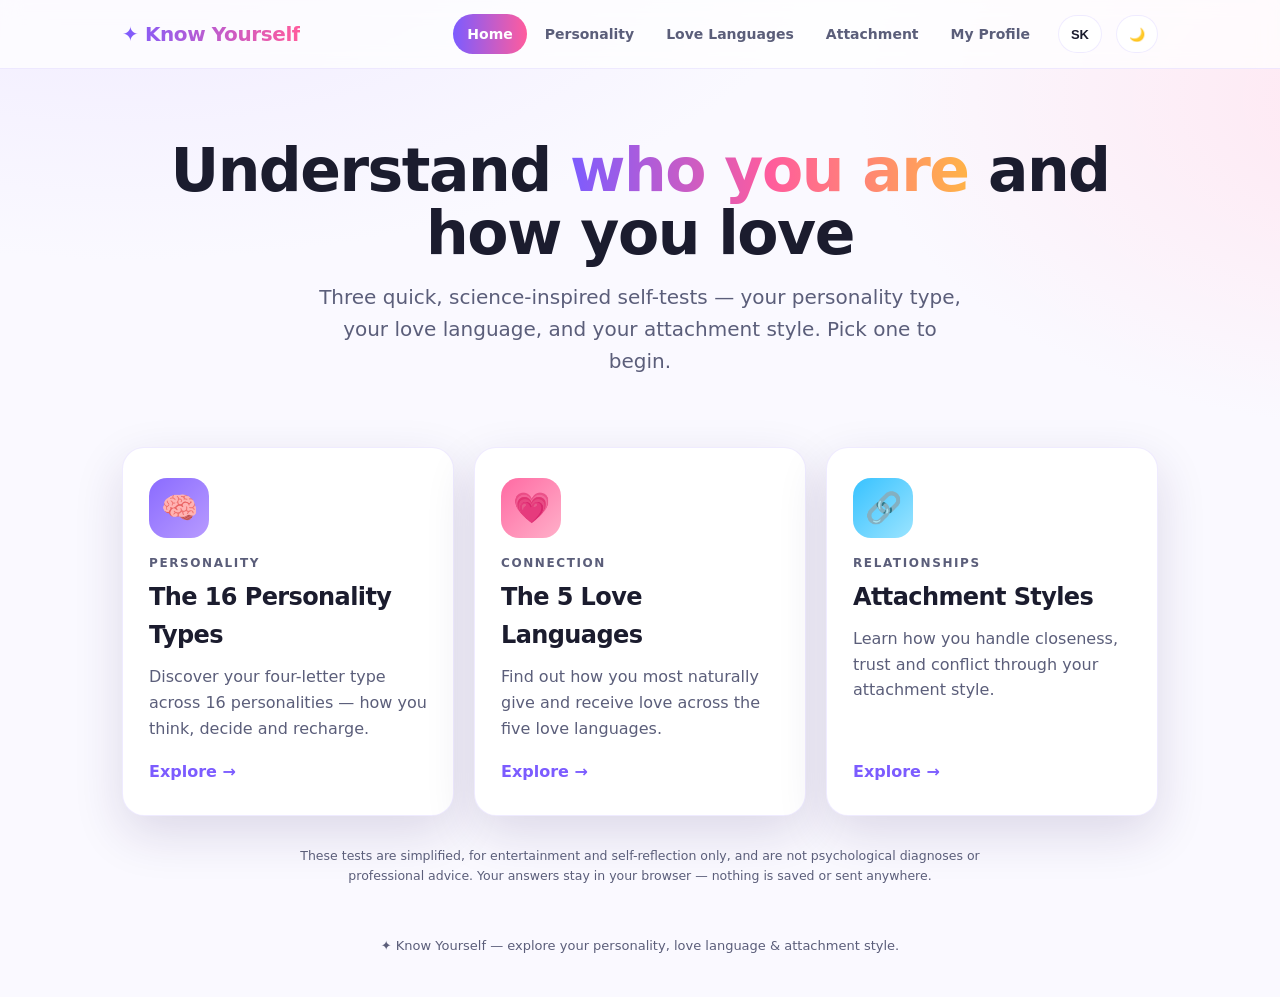
<file: web MBTI/index.html>
<!DOCTYPE html>
<html lang="en">
<head>
<meta charset="UTF-8">
<meta name="viewport" content="width=device-width, initial-scale=1.0">
<title>Know Yourself · Personality, Love & Attachment</title>
<link rel="stylesheet" href="assets/styles.css">
</head>
<body>
<main class="wrap" id="app"></main>
<script src="assets/store.js"></script>
<script src="assets/app.js"></script>
<script>
KY.initHome({
  heroTitle:{en:'Understand <em>who you are</em> and how you love',
             sk:'Spoznaj, <em>kto si</em> a ako miluješ'},
  heroSub:{en:'Three quick, science-inspired self-tests — your personality type, your love language, and your attachment style. Pick one to begin.',
           sk:'Tri rýchle testy inšpirované psychológiou — tvoj typ osobnosti, tvoj jazyk lásky a tvoj typ vzťahovej väzby. Vyber si jeden a začni.'},
  explore:{en:'Explore →', sk:'Preskúmať →'},
  cards:[
    {href:'mbti.html', badgeClass:'b1', emoji:'🧠',
     kicker:{en:'Personality', sk:'Osobnosť'},
     title:{en:'The 16 Personality Types', sk:'16 typov osobnosti'},
     body:{en:'Discover your four-letter type across 16 personalities — how you think, decide and recharge.',
           sk:'Objav svoj štvorpísmenový typ spomedzi 16 osobností — ako myslíš, rozhoduješ sa a načerpáš energiu.'}},
    {href:'love.html', badgeClass:'b2', emoji:'💗',
     kicker:{en:'Connection', sk:'Spojenie'},
     title:{en:'The 5 Love Languages', sk:'5 jazykov lásky'},
     body:{en:'Find out how you most naturally give and receive love across the five love languages.',
           sk:'Zisti, ako najprirodzenejšie dávaš a prijímaš lásku v rámci piatich jazykov lásky.'}},
    {href:'attachment.html', badgeClass:'b3', emoji:'🔗',
     kicker:{en:'Relationships', sk:'Vzťahy'},
     title:{en:'Attachment Styles', sk:'Typy vzťahovej väzby'},
     body:{en:'Learn how you handle closeness, trust and conflict through your attachment style.',
           sk:'Spoznaj, ako zvládaš blízkosť, dôveru a konflikt cez svoj typ vzťahovej väzby.'}}
  ],
  disclaimer:{en:'These tests are simplified, for entertainment and self-reflection only, and are not psychological diagnoses or professional advice. Your answers stay in your browser — nothing is saved or sent anywhere.',
              sk:'Tieto testy sú zjednodušené, slúžia len na zábavu a sebareflexiu a nie sú psychologickou diagnózou ani odborným poradenstvom. Tvoje odpovede zostávajú v prehliadači — nič sa neukladá ani neodosiela.'}
});
</script>
</body>
</html>
</file>
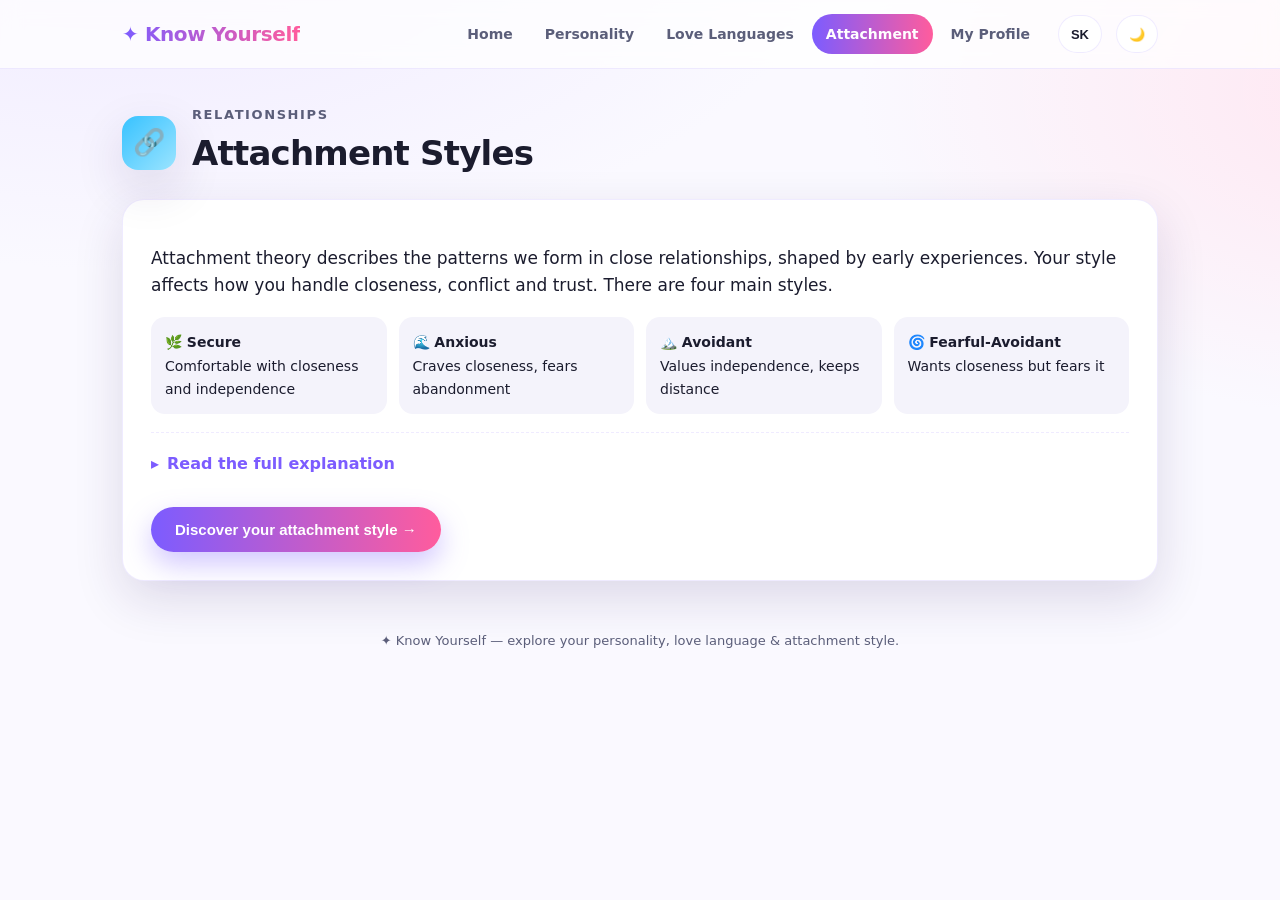
<file: web MBTI/attachment.html>
<!DOCTYPE html>
<html lang="en">
<head>
<meta charset="UTF-8">
<meta name="viewport" content="width=device-width, initial-scale=1.0">
<title>Attachment Styles · Know Yourself</title>
<link rel="stylesheet" href="assets/styles.css">
</head>
<body>
<main class="wrap" id="app"></main>
<script src="assets/store.js"></script>
<script src="assets/app.js"></script>
<script>
KY.initTopic({
  nav:'attach', type:'attach', badgeClass:'b3', emoji:'🔗',
  kicker:{en:'Relationships', sk:'Vzťahy'},
  title:{en:'Attachment Styles', sk:'Typy vzťahovej väzby'},
  lead:{en:'Attachment theory describes the patterns we form in close relationships, shaped by early experiences. Your style affects how you handle closeness, conflict and trust. There are four main styles.',
        sk:'Teória vzťahovej väzby opisuje vzorce, ktoré si vytvárame v blízkych vzťahoch, formované ranými skúsenosťami. Tvoj typ ovplyvňuje, ako zvládaš blízkosť, konflikt a dôveru. Existujú štyri hlavné typy.'},
  chips:[
    {title:{en:'🌿 Secure', sk:'🌿 Istá'}, body:{en:'Comfortable with closeness and independence', sk:'V pohode s blízkosťou aj nezávislosťou'}},
    {title:{en:'🌊 Anxious', sk:'🌊 Úzkostná'}, body:{en:'Craves closeness, fears abandonment', sk:'Túži po blízkosti, bojí sa opustenia'}},
    {title:{en:'🏔️ Avoidant', sk:'🏔️ Vyhýbavá'}, body:{en:'Values independence, keeps distance', sk:'Cení si nezávislosť, drží si odstup'}},
    {title:{en:'🌀 Fearful-Avoidant', sk:'🌀 Úzkostno-vyhýbavá'}, body:{en:'Wants closeness but fears it', sk:'Túži po blízkosti, no bojí sa jej'}}
  ],
  explanation:{
    en:'<p>Attachment styles sit on two dimensions: <b>anxiety</b> (fear of abandonment, need for reassurance) and <b>avoidance</b> (discomfort with closeness and dependence). Where you land creates your style.</p>'+
       '<h4>The four styles</h4>'+
       '<p><b>Secure (low anxiety, low avoidance):</b> You trust others, communicate needs openly, and balance intimacy with autonomy. Conflict feels solvable rather than threatening.</p>'+
       '<p><b>Anxious / Preoccupied (high anxiety, low avoidance):</b> You deeply value closeness but worry about being abandoned or not loved enough, and may seek frequent reassurance.</p>'+
       '<p><b>Avoidant / Dismissive (low anxiety, high avoidance):</b> You prize independence and self-reliance, and can feel crowded when others get too close or emotional.</p>'+
       '<p><b>Fearful-Avoidant / Disorganized (high anxiety, high avoidance):</b> You crave intimacy and fear it at the same time — pulling people close, then pushing them away.</p>'+
       '<h4>Good news</h4>'+
       '<p>Attachment styles are not fixed. With self-awareness, secure relationships and sometimes therapy, people can move toward "earned secure" attachment over time.</p>'+
       '<p class="disclaimer" style="text-align:left;margin:14px 0 0">Educational self-reflection tool, not a diagnosis.</p>',
    sk:'<p>Typy väzby ležia na dvoch dimenziách: <b>úzkosť</b> (strach z opustenia, potreba uistenia) a <b>vyhýbavosť</b> (nepohodlie z blízkosti a závislosti). To, kde sa nachádzaš, tvorí tvoj typ.</p>'+
       '<h4>Štyri typy</h4>'+
       '<p><b>Istá (nízka úzkosť, nízka vyhýbavosť):</b> Dôveruješ druhým, otvorene komunikuješ potreby a vyvažuješ intimitu s nezávislosťou. Konflikt pôsobí ako riešiteľný, nie ohrozujúci.</p>'+
       '<p><b>Úzkostná / zaujatá (vysoká úzkosť, nízka vyhýbavosť):</b> Hlboko si ceníš blízkosť, no obávaš sa opustenia alebo že nie si dosť milovaný, a môžeš hľadať časté uistenie.</p>'+
       '<p><b>Vyhýbavá / odmietavá (nízka úzkosť, vysoká vyhýbavosť):</b> Ceníš si nezávislosť a sebestačnosť a môžeš sa cítiť zovretý, keď sa iní priveľmi zblížia alebo sú emotívni.</p>'+
       '<p><b>Úzkostno-vyhýbavá / dezorganizovaná (vysoká úzkosť, vysoká vyhýbavosť):</b> Túžiš po intimite a zároveň sa jej bojíš — priťahuješ ľudí a potom ich odtláčaš.</p>'+
       '<h4>Dobrá správa</h4>'+
       '<p>Typy väzby nie sú dané navždy. So sebauvedomením, bezpečnými vzťahmi a niekedy terapiou sa ľudia môžu časom posunúť k „získanej istej" väzbe.</p>'+
       '<p class="disclaimer" style="text-align:left;margin:14px 0 0">Vzdelávací nástroj na sebareflexiu, nie diagnóza.</p>'
  },
  testBtn:{en:'Discover your attachment style →', sk:'Zisti svoj typ vzťahovej väzby →'},
  questions:[
    {key:'ANX', en:'I often worry that my partner does not really love me.', sk:'Často sa obávam, že ma partner v skutočnosti neľúbi.'},
    {key:'ANX', en:'I need a lot of reassurance that I am valued in a relationship.', sk:'Potrebujem veľa uistenia, že si ma vo vzťahu vážia.'},
    {key:'ANX', en:'I am afraid of being abandoned by the people closest to me.', sk:'Bojím sa, že ma blízki ľudia opustia.'},
    {key:'ANX', en:'I get anxious when my partner is distant or slow to respond.', sk:'Som nervózny, keď je partner odťažitý alebo odpovedá pomaly.'},
    {key:'ANX', en:'I tend to overthink small changes in my partner’s behavior.', sk:'Malé zmeny v správaní partnera mám sklon priveľmi rozoberať.'},
    {key:'ANX', en:'I worry about being "too much" and driving people away.', sk:'Obávam sa, že som „priveľa" a odoženiem ľudí.'},
    {key:'AVO', en:'I find it hard to fully depend on a partner.', sk:'Je pre mňa ťažké sa na partnera úplne spoľahnúť.'},
    {key:'AVO', en:'I prefer to keep some emotional distance in relationships.', sk:'Vo vzťahoch si radšej držím istý emočný odstup.'},
    {key:'AVO', en:'I feel uncomfortable when someone wants to get very close.', sk:'Je mi nepríjemné, keď sa chce niekto veľmi zblížiť.'},
    {key:'AVO', en:'I tend to handle problems on my own rather than seek support.', sk:'Problémy mám sklon riešiť sám než hľadať podporu.'},
    {key:'AVO', en:'Opening up about my deeper feelings feels difficult for me.', sk:'Otvoriť sa s hlbšími pocitmi je pre mňa náročné.'},
    {key:'AVO', en:'I value my independence more than deep closeness.', sk:'Svoju nezávislosť si cením viac než hlbokú blízkosť.'}
  ],
  results:{
    subtitle:{en:'Your attachment style', sk:'Tvoj typ vzťahovej väzby'},
    barsTitle:{en:'Your dimensions', sk:'Tvoje dimenzie'},
    anxLabel:{en:'Attachment anxiety', sk:'Úzkosť vo väzbe'},
    avoLabel:{en:'Attachment avoidance', sk:'Vyhýbavosť vo väzbe'},
    types:{ sk:{
      Secure:{emoji:'🌿',name:'Istá väzba',desc:'Si v pohode s blízkosťou aj nezávislosťou. Ľahko dôveruješ, otvorene komunikuješ svoje potreby a konflikt vnímaš ako niečo, čo sa dá spolu vyriešiť.'},
      Anxious:{emoji:'🌊',name:'Úzkostná / zaujatá väzba',desc:'Hlboko si ceníš blízkosť a do vzťahu veľa dávaš, no môžeš sa obávať opustenia alebo že nie si dosť milovaný, a hľadať časté uistenie. Pomáha budovanie dôvery v seba a jasná komunikácia.'},
      Avoidant:{emoji:'🏔️',name:'Vyhýbavá / odmietavá väzba',desc:'Ceníš si nezávislosť a sebestačnosť a zostávaš pokojný pod tlakom, no emočná blízkosť ti môže byť nepríjemná. Vpúšťať dôveryhodných ľudí — postupne — prehlbuje tvoje putá.'},
      Fearful:{emoji:'🌀',name:'Úzkostno-vyhýbavá väzba',desc:'Túžiš po blízkosti a zároveň sa jej bojíš, takže ľudí priťahuješ a potom odtláčaš. Bezpečie, stálosť a súcit k sebe ti pomáhajú smerovať k istote.'}
    }, en:{
      Secure:{emoji:'🌿',name:'Secure',desc:'You are comfortable with both closeness and independence. You trust easily, communicate your needs openly, and see conflict as something you can work through together.'},
      Anxious:{emoji:'🌊',name:'Anxious / Preoccupied',desc:'You deeply value closeness and give a lot in relationships, but you can worry about being abandoned or not loved enough, and may seek frequent reassurance. Building self-trust and clear communication helps you feel secure.'},
      Avoidant:{emoji:'🏔️',name:'Avoidant / Dismissive',desc:'You prize independence and self-reliance and stay calm under pressure, but emotional closeness can feel uncomfortable. Letting trusted people in — a little at a time — deepens your bonds.'},
      Fearful:{emoji:'🌀',name:'Fearful-Avoidant',desc:'You crave intimacy and fear it at the same time, so you may pull people close and then push them away. Safety, consistency and self-compassion help you move toward security.'}
    } }
  }
});
</script>
</body>
</html>
</file>
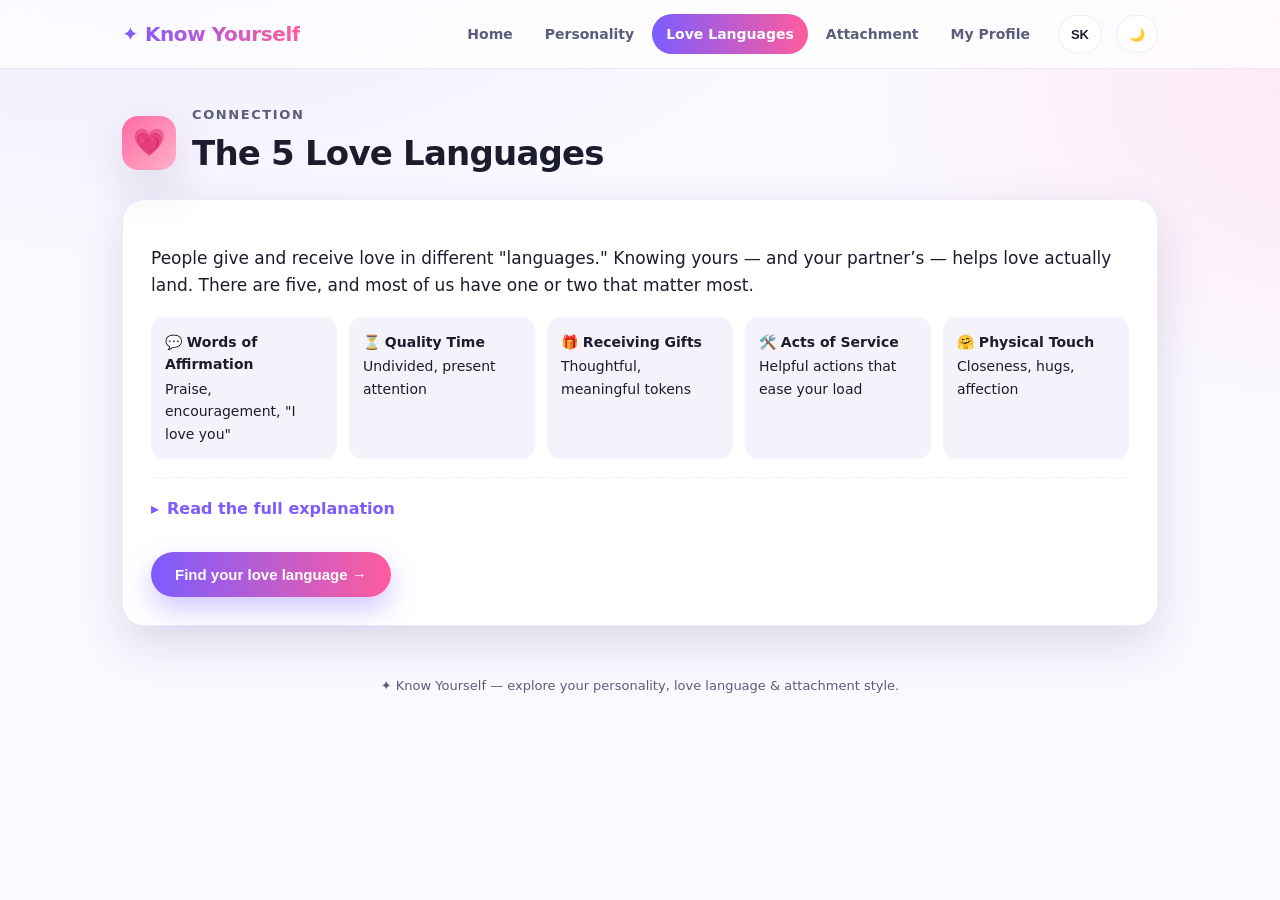
<file: web MBTI/love.html>
<!DOCTYPE html>
<html lang="en">
<head>
<meta charset="UTF-8">
<meta name="viewport" content="width=device-width, initial-scale=1.0">
<title>The 5 Love Languages · Know Yourself</title>
<link rel="stylesheet" href="assets/styles.css">
</head>
<body>
<main class="wrap" id="app"></main>
<script src="assets/store.js"></script>
<script src="assets/app.js"></script>
<script>
KY.initTopic({
  nav:'love', type:'love', badgeClass:'b2', emoji:'💗',
  kicker:{en:'Connection', sk:'Spojenie'},
  title:{en:'The 5 Love Languages', sk:'5 jazykov lásky'},
  lead:{en:'People give and receive love in different "languages." Knowing yours — and your partner’s — helps love actually land. There are five, and most of us have one or two that matter most.',
        sk:'Ľudia dávajú a prijímajú lásku v rôznych „jazykoch". Keď poznáš ten svoj — aj partnerov — láska skutočne zasiahne cieľ. Je ich päť a väčšina z nás má jeden či dva, na ktorých záleží najviac.'},
  chips:[
    {title:{en:'💬 Words of Affirmation', sk:'💬 Slová uznania'}, body:{en:'Praise, encouragement, "I love you"', sk:'Pochvala, povzbudenie, „ľúbim ťa"'}},
    {title:{en:'⏳ Quality Time', sk:'⏳ Spoločný čas'}, body:{en:'Undivided, present attention', sk:'Nerozdelená, prítomná pozornosť'}},
    {title:{en:'🎁 Receiving Gifts', sk:'🎁 Prijímanie darov'}, body:{en:'Thoughtful, meaningful tokens', sk:'Premyslené, zmysluplné darčeky'}},
    {title:{en:'🛠️ Acts of Service', sk:'🛠️ Skutky služby'}, body:{en:'Helpful actions that ease your load', sk:'Užitočné činy, ktoré ti uľahčia bremeno'}},
    {title:{en:'🤗 Physical Touch', sk:'🤗 Fyzický dotyk'}, body:{en:'Closeness, hugs, affection', sk:'Blízkosť, objatia, nežnosť'}}
  ],
  explanation:{
    en:'<p>The idea, popularized by Gary Chapman, is that we each have an emotional "love tank." It fills fastest when love is expressed in the language we most understand.</p>'+
       '<h4>The five languages</h4>'+
       '<p><b>Words of Affirmation:</b> You feel loved through spoken or written appreciation, compliments and encouragement. Criticism cuts especially deep.</p>'+
       '<p><b>Quality Time:</b> Nothing says love like full, undistracted attention — real conversation and shared activities, phones away.</p>'+
       '<p><b>Receiving Gifts:</b> It is not materialism. A thoughtful gift is a visual symbol that someone was thinking of you.</p>'+
       '<p><b>Acts of Service:</b> Actions speak loudest. When someone does something to lighten your load, you feel cared for.</p>'+
       '<p><b>Physical Touch:</b> A hug, a hand on the shoulder, closeness on the couch — touch communicates safety and love.</p>'+
       '<h4>Why it matters</h4>'+
       '<p>Conflict often comes from speaking different languages: one partner cooks dinner (Acts of Service) while the other just wanted to be told "I appreciate you" (Words). Learn both languages and effort stops getting lost in translation.</p>',
    sk:'<p>Myšlienka, ktorú spopularizoval Gary Chapman, hovorí, že každý máme emočnú „nádrž lásky". Najrýchlejšie sa plní vtedy, keď je láska vyjadrená v jazyku, ktorému najviac rozumieme.</p>'+
       '<h4>Päť jazykov</h4>'+
       '<p><b>Slová uznania:</b> Lásku cítiš cez vyslovené alebo napísané ocenenie, komplimenty a povzbudenie. Kritika ťa zasiahne obzvlášť hlboko.</p>'+
       '<p><b>Spoločný čas:</b> Nič nevyjadrí lásku tak ako plná, nerozptýlená pozornosť — skutočný rozhovor a spoločné aktivity, telefóny bokom.</p>'+
       '<p><b>Prijímanie darov:</b> Nie je to materializmus. Premyslený dar je viditeľný symbol, že na teba niekto myslel.</p>'+
       '<p><b>Skutky služby:</b> Činy hovoria najhlasnejšie. Keď niekto spraví niečo, čo ti uľahčí bremeno, cítiš sa milovaný.</p>'+
       '<p><b>Fyzický dotyk:</b> Objatie, ruka na pleci, blízkosť na gauči — dotyk komunikuje bezpečie a lásku.</p>'+
       '<h4>Prečo na tom záleží</h4>'+
       '<p>Konflikt často pramení z toho, že hovoríme rôznymi jazykmi: jeden partner uvarí večeru (skutky služby), zatiaľ čo druhý chcel len počuť „vážim si ťa" (slová). Nauč sa oba jazyky a úsilie sa prestane strácať v preklade.</p>'
  },
  testBtn:{en:'Find your love language →', sk:'Zisti svoj jazyk lásky →'},
  questions:[
    {key:'WA', en:'Hearing "I love you" and words of appreciation means a lot to me.', sk:'Počuť „ľúbim ťa" a slová ocenenia pre mňa veľa znamená.'},
    {key:'WA', en:'A heartfelt compliment can genuinely make my whole day.', sk:'Úprimný kompliment mi dokáže spraviť celý deň.'},
    {key:'WA', en:'Encouraging words help me feel supported in a relationship.', sk:'Povzbudivé slová mi pomáhajú cítiť sa vo vzťahu podporovaný.'},
    {key:'QT', en:'I feel most loved when my partner gives me their undivided attention.', sk:'Najviac milovaný sa cítim, keď mi partner venuje nerozdelenú pozornosť.'},
    {key:'QT', en:'Uninterrupted time together matters more to me than gifts.', sk:'Neprerušený spoločný čas pre mňa znamená viac než dary.'},
    {key:'QT', en:'I cherish deep one-on-one conversations with my partner.', sk:'Cením si hlboké rozhovory s partnerom medzi štyrmi očami.'},
    {key:'RG', en:'A thoughtful gift makes me feel truly cared for.', sk:'Premyslený dar mi dá pocit, že na mne niekomu naozaj záleží.'},
    {key:'RG', en:'I keep and treasure meaningful presents from people I love.', sk:'Zmysluplné darčeky od blízkych si uchovávam a vážim.'},
    {key:'RG', en:'It is the thought and effort behind a gift that touches me most.', sk:'Najviac ma dojme myšlienka a úsilie za darom.'},
    {key:'AS', en:'When someone helps me with a task, I feel deeply loved.', sk:'Keď mi niekto pomôže s nejakou úlohou, cítim sa hlboko milovaný.'},
    {key:'AS', en:'Actions like cooking or running errands for me speak louder than words.', sk:'Činy ako uvarenie jedla či vybavenie pochôdzok hovoria viac než slová.'},
    {key:'AS', en:'I appreciate it most when my partner eases my burden by doing things.', sk:'Najviac oceňujem, keď mi partner uľahčí bremeno tým, že niečo spraví.'},
    {key:'PT', en:'A hug or holding hands makes me feel connected and secure.', sk:'Objatie alebo držanie za ruky mi dáva pocit spojenia a istoty.'},
    {key:'PT', en:'Physical affection is essential for me to feel loved.', sk:'Fyzická nežnosť je pre mňa nevyhnutná, aby som sa cítil milovaný.'},
    {key:'PT', en:'I feel reassured through touch more than through words.', sk:'Cez dotyk sa upokojím viac než cez slová.'}
  ],
  results:{
    subtitle:{en:'Your primary love language', sk:'Tvoj hlavný jazyk lásky'},
    barsTitle:{en:'How you rank', sk:'Tvoje poradie'},
    cats:{ sk:{
      WA:{name:'Slová uznania',emoji:'💬',desc:'Najviac lásky cítiš cez vyslovené a napísané ocenenie — komplimenty, povzbudenie a počutie, koľko pre niekoho znamenáš.'},
      QT:{name:'Spoločný čas',emoji:'⏳',desc:'Najviac lásky cítiš cez nerozdelenú, prítomnú pozornosť — skutočný rozhovor a spoločné chvíle bez rušenia.'},
      RG:{name:'Prijímanie darov',emoji:'🎁',desc:'Najviac lásky cítiš cez premyslené dary — viditeľné symboly, že na teba niekto myslel a vynaložil úsilie.'},
      AS:{name:'Skutky služby',emoji:'🛠️',desc:'Najviac lásky cítiš, keď pre teba ľudia robia užitočné veci — činy, ktoré ti uľahčia bremeno, hovoria viac než slová.'},
      PT:{name:'Fyzický dotyk',emoji:'🤗',desc:'Najviac lásky cítiš cez blízkosť a nežnosť — objatia, držanie za ruky a fyzickú vrúcnosť, ktoré ti dávajú istotu.'}
    }, en:{
      WA:{name:'Words of Affirmation',emoji:'💬',desc:'You feel most loved through spoken and written appreciation — compliments, encouragement and hearing how much you mean to someone.'},
      QT:{name:'Quality Time',emoji:'⏳',desc:'You feel most loved through undivided, present attention — real conversation and shared moments with no distractions.'},
      RG:{name:'Receiving Gifts',emoji:'🎁',desc:'You feel most loved through thoughtful gifts — visible symbols that someone was thinking of you and made an effort.'},
      AS:{name:'Acts of Service',emoji:'🛠️',desc:'You feel most loved when people do helpful things for you — actions that ease your load speak louder than words.'},
      PT:{name:'Physical Touch',emoji:'🤗',desc:'You feel most loved through closeness and affection — hugs, hand-holding and physical warmth bring you security.'}
    } }
  }
});
</script>
</body>
</html>
</file>
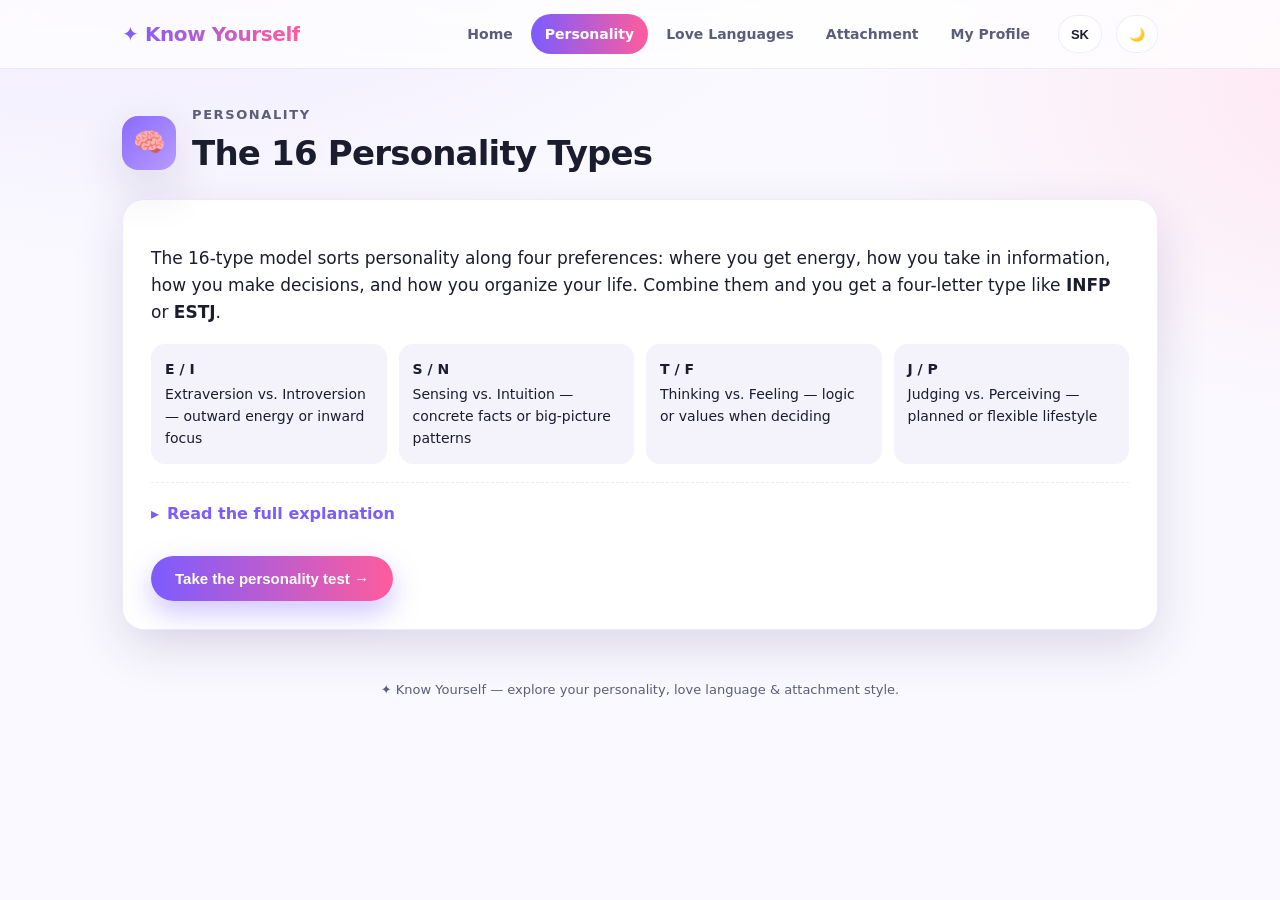
<file: web MBTI/mbti.html>
<!DOCTYPE html>
<html lang="en">
<head>
<meta charset="UTF-8">
<meta name="viewport" content="width=device-width, initial-scale=1.0">
<title>The 16 Personality Types · Know Yourself</title>
<link rel="stylesheet" href="assets/styles.css">
</head>
<body>
<main class="wrap" id="app"></main>
<script src="assets/store.js"></script>
<script src="assets/app.js"></script>
<script>
KY.initTopic({
  nav:'mbti', type:'mbti', badgeClass:'b1', emoji:'🧠',
  kicker:{en:'Personality', sk:'Osobnosť'},
  title:{en:'The 16 Personality Types', sk:'16 typov osobnosti'},
  lead:{en:'The 16-type model sorts personality along four preferences: where you get energy, how you take in information, how you make decisions, and how you organize your life. Combine them and you get a four-letter type like <b>INFP</b> or <b>ESTJ</b>.',
        sk:'Model 16 typov triedi osobnosť podľa štyroch preferencií: odkiaľ čerpáš energiu, ako prijímaš informácie, ako sa rozhoduješ a ako si organizuješ život. Ich kombináciou vznikne štvorpísmenový typ ako <b>INFP</b> alebo <b>ESTJ</b>.'},
  chips:[
    {title:{en:'E / I', sk:'E / I'}, body:{en:'Extraversion vs. Introversion — outward energy or inward focus', sk:'Extraverzia vs. introverzia — energia smerom von alebo dovnútra'}},
    {title:{en:'S / N', sk:'S / N'}, body:{en:'Sensing vs. Intuition — concrete facts or big-picture patterns', sk:'Zmysly vs. intuícia — konkrétne fakty alebo vzorce a súvislosti'}},
    {title:{en:'T / F', sk:'T / F'}, body:{en:'Thinking vs. Feeling — logic or values when deciding', sk:'Myslenie vs. cítenie — logika alebo hodnoty pri rozhodovaní'}},
    {title:{en:'J / P', sk:'J / P'}, body:{en:'Judging vs. Perceiving — planned or flexible lifestyle', sk:'Usudzovanie vs. vnímanie — plánovitý alebo flexibilný štýl'}}
  ],
  explanation:{
    en:'<p>Each letter is a <b>preference</b>, not a box. You use both sides of every pair, but one usually feels more natural — like being right- or left-handed.</p>'+
       '<h4>The four dimensions</h4>'+
       '<p><b>Extraversion (E) / Introversion (I):</b> Extraverts recharge around people and think out loud; introverts recharge in solitude and process internally.</p>'+
       '<p><b>Sensing (S) / Intuition (N):</b> Sensors trust direct experience, details and the present; intuitives are drawn to patterns, meaning and future possibilities.</p>'+
       '<p><b>Thinking (T) / Feeling (F):</b> Thinkers prioritize logic, fairness and consistency; feelers weigh harmony, empathy and personal values.</p>'+
       '<p><b>Judging (J) / Perceiving (P):</b> Judgers like plans, structure and closure; perceivers like flexibility, spontaneity and keeping options open.</p>'+
       '<h4>What your type tells you</h4>'+
       '<p>Your type highlights natural strengths, blind spots, communication style and how you tend to handle stress and relationships. It is a mirror for self-reflection — not a destiny or a limit.</p>'+
       '<p class="disclaimer" style="text-align:left;margin:14px 0 0">This is a simplified, educational version inspired by Jungian type theory. It is for fun and self-insight, not a clinical assessment.</p>',
    sk:'<p>Každé písmeno je <b>preferencia</b>, nie škatuľka. Používaš obe strany každej dvojice, ale jedna ti zvyčajne sedí prirodzenejšie — ako keď si pravák alebo ľavák.</p>'+
       '<h4>Štyri dimenzie</h4>'+
       '<p><b>Extraverzia (E) / Introverzia (I):</b> Extraverti čerpajú energiu medzi ľuďmi a premýšľajú nahlas; introverti načerpajú v samote a spracúvajú veci vnútri.</p>'+
       '<p><b>Zmysly (S) / Intuícia (N):</b> Zmyslové typy veria priamej skúsenosti, detailom a prítomnosti; intuitívne typy priťahujú vzorce, význam a budúce možnosti.</p>'+
       '<p><b>Myslenie (T) / Cítenie (F):</b> Mysliace typy uprednostňujú logiku, férovosť a dôslednosť; cítiace typy zvažujú harmóniu, empatiu a osobné hodnoty.</p>'+
       '<p><b>Usudzovanie (J) / Vnímanie (P):</b> Usudzujúce typy majú radi plány, štruktúru a uzavretie; vnímajúce typy majú radi flexibilitu, spontánnosť a otvorené možnosti.</p>'+
       '<h4>Čo o tebe typ hovorí</h4>'+
       '<p>Tvoj typ poukazuje na prirodzené silné stránky, slepé miesta, štýl komunikácie a to, ako zvládaš stres a vzťahy. Je to zrkadlo na sebareflexiu — nie osud ani obmedzenie.</p>'+
       '<p class="disclaimer" style="text-align:left;margin:14px 0 0">Toto je zjednodušená, vzdelávacia verzia inšpirovaná Jungovou teóriou typov. Slúži na zábavu a sebapoznanie, nie ako klinické vyšetrenie.</p>'
  },
  testBtn:{en:'Take the personality test →', sk:'Spustiť test osobnosti →'},
  questions:[
    {dim:'EI',key:'E', en:'I feel energized after spending time with a group of people.', sk:'Po čase strávenom v skupine ľudí sa cítim nabitý energiou.'},
    {dim:'EI',key:'I', en:'I usually prefer a quiet evening alone to a big social gathering.', sk:'Tichý večer o samote mám zvyčajne radšej ako veľkú spoločenskú akciu.'},
    {dim:'EI',key:'E', en:'I tend to think out loud and talk through my ideas with others.', sk:'Svoje myšlienky rád premýšľam nahlas a preberám ich s ostatnými.'},
    {dim:'EI',key:'I', en:'I need plenty of alone time to recharge my batteries.', sk:'Na načerpanie energie potrebujem veľa času o samote.'},
    {dim:'EI',key:'E', en:'I find it easy to strike up a conversation with strangers.', sk:'Ľahko nadviažem rozhovor s cudzími ľuďmi.'},
    {dim:'SN',key:'S', en:'I focus on concrete facts and details more than the big picture.', sk:'Sústredím sa skôr na konkrétne fakty a detaily než na celkový obraz.'},
    {dim:'SN',key:'N', en:'I am drawn to abstract ideas, theories and possibilities.', sk:'Priťahujú ma abstraktné myšlienky, teórie a možnosti.'},
    {dim:'SN',key:'S', en:'I trust practical experience more than hunches or gut feelings.', sk:'Praktickej skúsenosti dôverujem viac než tušeniu či intuícii.'},
    {dim:'SN',key:'N', en:'I often imagine how things could be in the future.', sk:'Často si predstavujem, ako by veci mohli vyzerať v budúcnosti.'},
    {dim:'SN',key:'S', en:'I prefer clear real-world examples over abstract concepts.', sk:'Mám radšej jasné príklady z reálneho života než abstraktné pojmy.'},
    {dim:'TF',key:'T', en:'I make decisions based on logic rather than personal feelings.', sk:'Rozhodnutia robím skôr na základe logiky než osobných pocitov.'},
    {dim:'TF',key:'F', en:'I weigh how a decision affects people’s feelings and harmony.', sk:'Zvažujem, ako rozhodnutie ovplyvní pocity ľudí a harmóniu.'},
    {dim:'TF',key:'T', en:'I can stay objective even in emotionally charged situations.', sk:'Aj v emočne vypätých situáciách dokážem zostať objektívny.'},
    {dim:'TF',key:'F', en:'I am easily moved by others’ emotions and tend to be empathetic.', sk:'Ľahko ma dojmú emócie druhých a bývam empatický.'},
    {dim:'TF',key:'T', en:'I value fairness and consistency over compassion when they clash.', sk:'Keď sa dostanú do sporu, cením si férovosť a dôslednosť viac než súcit.'},
    {dim:'JP',key:'J', en:'I like to have a clear plan and stick to a schedule.', sk:'Mám rád jasný plán a držím sa harmonogramu.'},
    {dim:'JP',key:'P', en:'I prefer to keep my options open and stay flexible.', sk:'Radšej si nechávam otvorené možnosti a zostávam flexibilný.'},
    {dim:'JP',key:'J', en:'I feel satisfied when tasks are finished and checked off.', sk:'Cítim uspokojenie, keď sú úlohy dokončené a odškrtnuté.'},
    {dim:'JP',key:'P', en:'I often do my best work at the last minute.', sk:'Najlepšie pracujem často na poslednú chvíľu.'},
    {dim:'JP',key:'J', en:'I like things organized, settled and decided in advance.', sk:'Mám rád veci usporiadané, vyriešené a vopred rozhodnuté.'}
  ],
  results:{
    subtitle:{en:'Your personality type', sk:'Tvoj typ osobnosti'},
    barsTitle:{en:'Your preferences', sk:'Tvoje preferencie'},
    poles:{
      sk:{E:'Extraverzia',I:'Introverzia',S:'Zmysly',N:'Intuícia',T:'Myslenie',F:'Cítenie',J:'Usudzovanie',P:'Vnímanie'},
      en:{E:'Extraversion',I:'Introversion',S:'Sensing',N:'Intuition',T:'Thinking',F:'Feeling',J:'Judging',P:'Perceiving'}
    },
    types:{ sk:{
      INTJ:{name:'Architekt',desc:'Strategický, nezávislý a vizionársky — tvoríš dlhodobé plány a ovládaš zložité systémy.'},
      INTP:{name:'Mysliteľ',desc:'Zvedavý a logický, rád rozpletáš myšlienky a skúmaš, ako všetko funguje.'},
      ENTJ:{name:'Veliteľ',desc:'Odvážny a rozhodný, prirodzene preberáš velenie a vedieš ľudí k veľkým cieľom.'},
      ENTP:{name:'Diskutér',desc:'Bystrý a vynaliezavý, žiješ z možností, nápadov a dobrej výzvy.'},
      INFJ:{name:'Advokát',desc:'Vnímavý a idealistický, hľadáš zmysel a ticho pracuješ pre dobro druhých.'},
      INFP:{name:'Mediátor',desc:'Empatický a vedený hodnotami, riadiš sa hlbokými ideálmi a bohatým vnútorným svetom.'},
      ENFJ:{name:'Protagonista',desc:'Vrelý a inšpiratívny, povzbudzuješ ľudí a spájaš ich okolo spoločnej vízie.'},
      ENFP:{name:'Bojovník',desc:'Nadšený a nápaditý, rozžiariš miestnosť a hľadáš zmysluplné spojenie.'},
      ISTJ:{name:'Logistik',desc:'Spoľahlivý a dôkladný, ceníš si povinnosť, poriadok a robiť veci správne.'},
      ISFJ:{name:'Ochranca',desc:'Starostlivý a spoľahlivý, ticho chrániš a podporuješ ľudí, ktorých máš rád.'},
      ESTJ:{name:'Manažér',desc:'Organizovaný a priamy, preberáš velenie a držíš veci v chode.'},
      ESFJ:{name:'Konzul',desc:'Spoločenský a podporujúci, vytváraš harmóniu a staráš sa o potreby všetkých.'},
      ISTP:{name:'Virtuóz',desc:'Praktický a chladnokrvný, miluješ riešenie problémov rukami a to, ako veci fungujú.'},
      ISFP:{name:'Dobrodruh',desc:'Jemný a spontánny, žiješ prítomným okamihom a vyjadruješ sa činmi.'},
      ESTP:{name:'Podnikateľ',desc:'Energický a odvážny, konáš rýchlo, riskuješ a žiješ z reálnej akcie.'},
      ESFP:{name:'Bavič',desc:'Hravý a spontánny, prinášaš radosť, vrelosť a energiu, kamkoľvek prídeš.'}
    }, en:{
      INTJ:{name:'The Architect',desc:'Strategic, independent and visionary — you build long-term plans and master complex systems.'},
      INTP:{name:'The Thinker',desc:'Curious and logical, you love untangling ideas and questioning how everything works.'},
      ENTJ:{name:'The Commander',desc:'Bold and decisive, you naturally take charge and drive people toward big goals.'},
      ENTP:{name:'The Debater',desc:'Quick-witted and inventive, you thrive on possibilities, ideas and a good challenge.'},
      INFJ:{name:'The Advocate',desc:'Insightful and idealistic, you seek meaning and quietly work to help others.'},
      INFP:{name:'The Mediator',desc:'Empathetic and values-driven, you are guided by deep ideals and a rich inner life.'},
      ENFJ:{name:'The Protagonist',desc:'Warm and inspiring, you lift people up and bring them together around a vision.'},
      ENFP:{name:'The Campaigner',desc:'Enthusiastic and imaginative, you light up rooms and chase meaningful connection.'},
      ISTJ:{name:'The Logistician',desc:'Reliable and thorough, you value duty, order and getting things done right.'},
      ISFJ:{name:'The Defender',desc:'Caring and dependable, you quietly protect and support the people you love.'},
      ESTJ:{name:'The Executive',desc:'Organized and direct, you take charge and keep things running smoothly.'},
      ESFJ:{name:'The Consul',desc:'Sociable and supportive, you create harmony and look after everyone’s needs.'},
      ISTP:{name:'The Virtuoso',desc:'Practical and cool-headed, you love hands-on problem solving and how things work.'},
      ISFP:{name:'The Adventurer',desc:'Gentle and spontaneous, you live in the moment and express yourself through action.'},
      ESTP:{name:'The Entrepreneur',desc:'Energetic and bold, you act fast, take risks and thrive on real-world action.'},
      ESFP:{name:'The Entertainer',desc:'Fun-loving and spontaneous, you bring joy, warmth and energy wherever you go.'}
    } }
  }
});
</script>
</body>
</html>
</file>
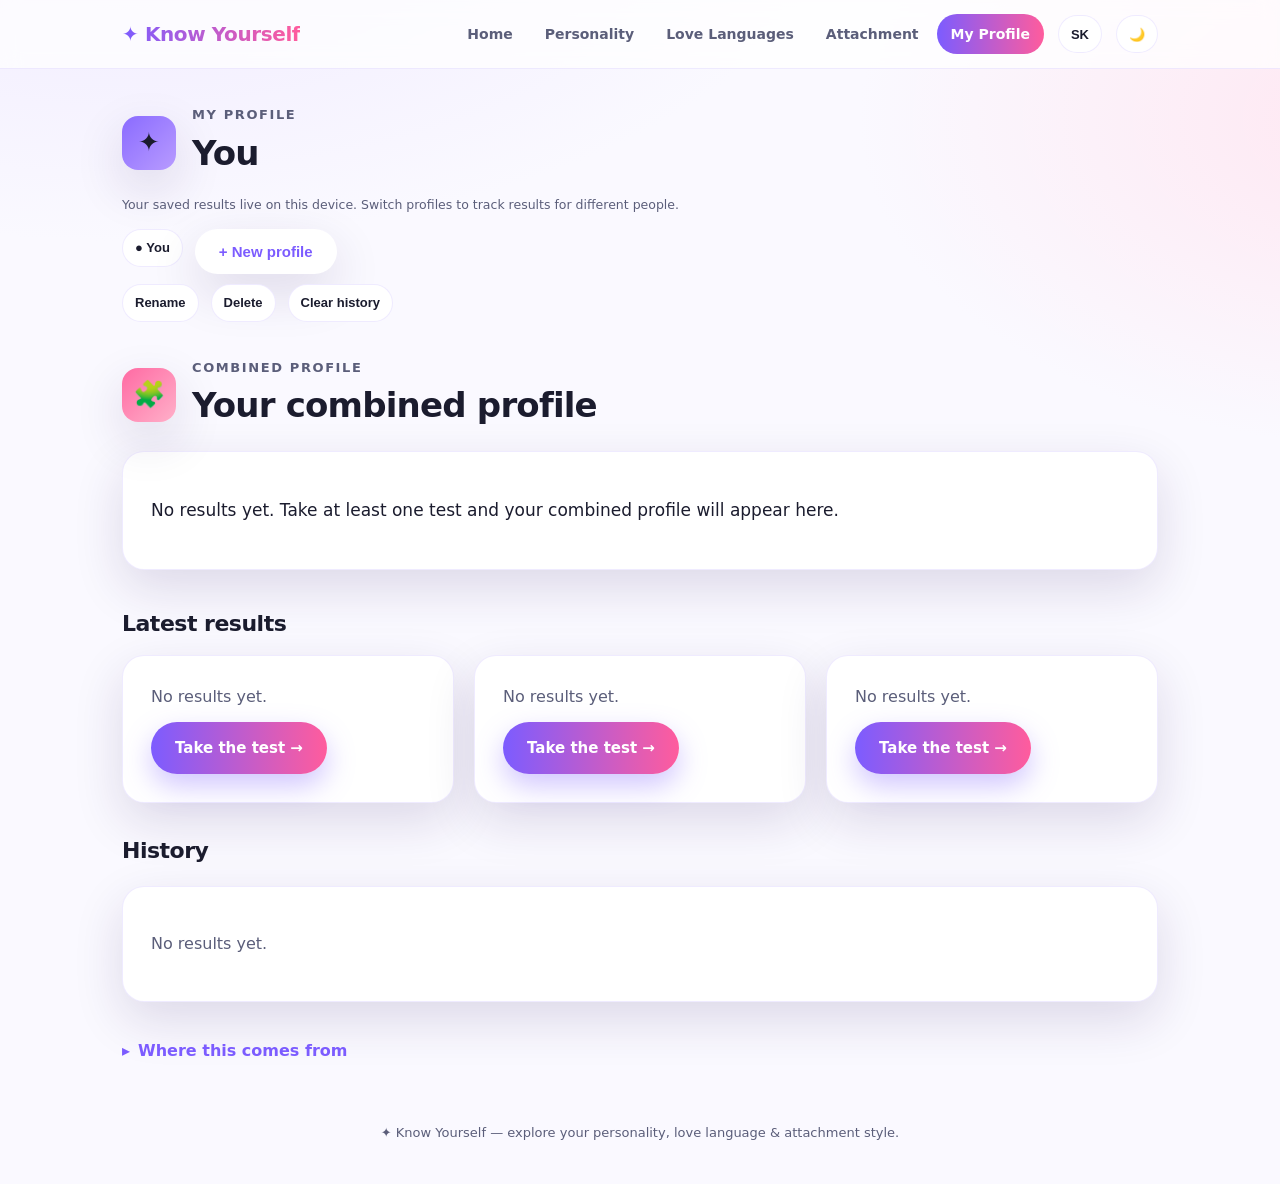
<file: web MBTI/profile.html>
<!DOCTYPE html>
<html lang="en">
<head>
<meta charset="UTF-8">
<meta name="viewport" content="width=device-width, initial-scale=1.0">
<title>My Profile · Know Yourself</title>
<link rel="stylesheet" href="assets/styles.css">
</head>
<body>
<main class="wrap" id="app"></main>
<script src="assets/store.js"></script>
<script src="assets/app.js"></script>
<script>KY.initProfile();</script>
</body>
</html>
</file>
<file: web MBTI/assets/styles.css>
/* ====== THEME TOKENS ====== */
:root{
  --c1:#7c5cff; --c2:#ff5c9d; --c3:#33c9ff; --c4:#46d39a; --c5:#ffb347;
  --ink:#1b1c2e; --muted:#5b5e7a; --card:#ffffff; --soft:#f4f3fb;
  --line:rgba(120,90,255,.12);
  --shadow:0 18px 50px rgba(40,20,90,.14);
  --radius:22px;
  --page:#faf9ff;
  --navbg:rgba(255,255,255,.72);
  --chipbg:#f4f3fb;
  --optbg:#ffffff; --optline:#c9c4e6;
  --track:#e7e3f7;
  --g1:#efe9ff; --g2:#ffe6f1;
}
[data-theme="dark"]{
  --ink:#eceaff; --muted:#a6a8c8; --card:#1a1b2e; --soft:#23243c;
  --line:rgba(150,130,255,.18);
  --shadow:0 18px 50px rgba(0,0,0,.45);
  --page:#0e0f1d;
  --navbg:rgba(20,21,38,.74);
  --chipbg:#23243c;
  --optbg:#23243c; --optline:#44476e;
  --track:#2c2d4a;
  --g1:#1a1840; --g2:#2a1230;
}
*{box-sizing:border-box}
html{scroll-behavior:smooth}
body{
  margin:0;font-family:'Segoe UI',system-ui,-apple-system,Roboto,Helvetica,Arial,sans-serif;
  color:var(--ink);
  background:radial-gradient(1200px 600px at 10% -10%,var(--g1) 0,transparent 60%),
             radial-gradient(1000px 600px at 110% 10%,var(--g2) 0,transparent 55%),
             var(--page);
  line-height:1.6;min-height:100vh;transition:background .3s,color .3s;
}
a{color:inherit}
.wrap{max-width:1080px;margin:0 auto;padding:0 22px}

/* ====== NAV ====== */
header.nav{position:sticky;top:0;z-index:50;backdrop-filter:blur(10px);
  background:var(--navbg);border-bottom:1px solid var(--line);transition:background .3s}
.nav-inner{display:flex;align-items:center;gap:14px;padding:14px 22px;max-width:1080px;margin:0 auto;flex-wrap:wrap}
.logo{font-weight:800;font-size:20px;letter-spacing:-.4px;text-decoration:none;
  background:linear-gradient(90deg,var(--c1),var(--c2));-webkit-background-clip:text;background-clip:text;color:transparent}
nav.tabs{display:flex;gap:4px;margin-left:auto;flex-wrap:wrap}
nav.tabs a{text-decoration:none;font-weight:600;font-size:14px;color:var(--muted);
  padding:9px 14px;border-radius:999px;transition:.2s;white-space:nowrap}
nav.tabs a:hover{color:var(--ink);background:var(--soft)}
nav.tabs a.active{color:#fff;background:linear-gradient(90deg,var(--c1),var(--c2))}
.toolbtn{border:1px solid var(--line);background:var(--card);color:var(--ink);cursor:pointer;
  font-weight:700;font-size:13px;height:38px;min-width:38px;padding:0 12px;border-radius:999px;
  display:inline-flex;align-items:center;justify-content:center;gap:6px;transition:.2s}
.toolbtn:hover{transform:translateY(-1px);box-shadow:var(--shadow)}

/* ====== HERO ====== */
.hero{text-align:center;padding:70px 0 30px}
.hero h1{font-size:clamp(34px,6vw,60px);line-height:1.05;margin:0 0 16px;letter-spacing:-1.5px;font-weight:800}
.hero h1 em{font-style:normal;background:linear-gradient(90deg,var(--c1),var(--c2),var(--c5));
  -webkit-background-clip:text;background-clip:text;color:transparent}
.hero p{font-size:clamp(16px,2.3vw,20px);color:var(--muted);max-width:660px;margin:0 auto 26px}
.cta{display:inline-flex;gap:12px;flex-wrap:wrap;justify-content:center}

/* ====== BUTTONS ====== */
.btn{border:none;cursor:pointer;font-weight:700;font-size:15px;padding:14px 24px;border-radius:999px;
  color:#fff;background:linear-gradient(90deg,var(--c1),var(--c2));box-shadow:0 12px 28px rgba(124,92,255,.35);
  transition:transform .15s,box-shadow .15s;text-decoration:none;display:inline-flex;align-items:center;gap:8px}
.btn:hover{transform:translateY(-2px);box-shadow:0 16px 34px rgba(124,92,255,.45)}
.btn.ghost{background:var(--card);color:var(--c1);box-shadow:var(--shadow)}

/* ====== HOME CARDS ====== */
.home-grid{display:grid;grid-template-columns:repeat(auto-fit,minmax(270px,1fr));gap:20px;margin:14px 0 30px}
.home-card{background:var(--card);border-radius:var(--radius);box-shadow:var(--shadow);padding:30px 26px;
  border:1px solid var(--line);text-decoration:none;color:inherit;display:flex;flex-direction:column;
  transition:transform .18s,box-shadow .18s}
.home-card:hover{transform:translateY(-6px)}
.home-card .badge{width:60px;height:60px;border-radius:18px;display:grid;place-items:center;font-size:30px;margin-bottom:16px}
.home-card .sub{color:var(--muted);font-size:12px;font-weight:700;text-transform:uppercase;letter-spacing:1.6px}
.home-card h3{margin:4px 0 10px;font-size:24px;letter-spacing:-.6px}
.home-card p{color:var(--muted);margin:0 0 18px;flex:1}
.home-card .go{font-weight:700;color:var(--c1)}
.b1{background:linear-gradient(135deg,#8a6bff,#b89bff)}
.b2{background:linear-gradient(135deg,#ff6aa3,#ffb0c9)}
.b3{background:linear-gradient(135deg,#37c2ff,#9be4ff)}

/* ====== TOPIC ====== */
.topic-head{display:flex;align-items:center;gap:16px;margin:36px 0 0}
.topic-head .badge{width:54px;height:54px;border-radius:16px;display:grid;place-items:center;font-size:26px;flex:none;box-shadow:var(--shadow)}
.topic-head h2{margin:0;font-size:clamp(24px,4vw,34px);letter-spacing:-.8px}
.topic-head .sub{color:var(--muted);font-size:13px;font-weight:700;text-transform:uppercase;letter-spacing:1.6px}
.card{background:var(--card);border-radius:var(--radius);box-shadow:var(--shadow);
  padding:28px;margin-top:18px;border:1px solid var(--line)}
.lead{font-size:17px}
.grid{display:grid;grid-template-columns:repeat(auto-fit,minmax(160px,1fr));gap:12px;margin-top:18px}
.chip{background:var(--chipbg);border-radius:14px;padding:14px;font-size:14px}
.chip b{display:block;margin-bottom:2px}

details.more{margin-top:18px;border-top:1px dashed var(--line);padding-top:8px}
details.more>summary{cursor:pointer;list-style:none;font-weight:700;color:var(--c1);padding:10px 0;
  display:flex;align-items:center;gap:8px;user-select:none}
details.more>summary::-webkit-details-marker{display:none}
details.more>summary .arrow{transition:transform .2s}
details.more[open]>summary .arrow{transform:rotate(90deg)}
.detail-body h4{margin:18px 0 6px;font-size:16px}
.detail-body p{margin:8px 0;color:var(--ink)}
.disclaimer{max-width:680px;margin:24px auto 0;font-size:12.5px;color:var(--muted);text-align:center}

.actionbar{margin-top:20px;display:flex;gap:12px;flex-wrap:wrap}

/* ====== QUIZ ====== */
.quiz{display:none;margin-top:20px;background:var(--soft);border-radius:18px;padding:8px}
.quiz.active{display:block;animation:fade .3s ease}
@keyframes fade{from{opacity:0;transform:translateY(8px)}to{opacity:1;transform:none}}
.qprogress{height:8px;border-radius:99px;background:var(--track);overflow:hidden;margin:12px 10px}
.qprogress>i{display:block;height:100%;width:0;border-radius:99px;background:linear-gradient(90deg,var(--c1),var(--c2));transition:width .3s}
.question{padding:16px 14px}
.question .qnum{font-size:12px;font-weight:700;color:var(--c1);letter-spacing:1px;text-transform:uppercase}
.question .qtext{font-size:18px;font-weight:600;margin:6px 0 16px}
.opts{display:flex;flex-direction:column;gap:8px}
.opt{border:2px solid transparent;background:var(--optbg);border-radius:14px;padding:13px 16px;cursor:pointer;
  font-size:15px;font-weight:600;text-align:left;transition:.15s;display:flex;align-items:center;gap:12px;color:var(--ink)}
.opt:hover{border-color:rgba(124,92,255,.4);transform:translateX(3px)}
.opt .dot{width:18px;height:18px;border-radius:50%;border:2px solid var(--optline);flex:none}
.opt.sel{border-color:var(--c1);background:linear-gradient(90deg,rgba(124,92,255,.14),rgba(255,92,157,.1))}
.opt.sel .dot{background:var(--c1);border-color:var(--c1);box-shadow:inset 0 0 0 3px var(--card)}
.qnav{display:flex;justify-content:space-between;align-items:center;padding:8px 14px 16px;gap:10px}
.qnav button{border:none;cursor:pointer;font-weight:700;padding:11px 20px;border-radius:999px;font-size:14px}
.qnav .back{background:var(--card);color:var(--muted);box-shadow:0 6px 16px rgba(0,0,0,.08)}
.qnav .next{background:linear-gradient(90deg,var(--c1),var(--c2));color:#fff}
.qnav button:disabled{opacity:.4;cursor:not-allowed}

/* ====== RESULT ====== */
.result{display:none;padding:20px 14px;animation:fade .35s ease}
.result.active{display:block}
.result .rtitle{font-size:30px;font-weight:800;letter-spacing:-.6px;margin:4px 0 2px}
.result .rsub{color:var(--muted);font-weight:600;margin-bottom:14px}
.bar{margin:10px 0}
.bar .lab{display:flex;justify-content:space-between;font-size:13px;font-weight:700;margin-bottom:4px}
.bar .track{height:12px;border-radius:99px;background:var(--track);overflow:hidden}
.bar .fill{height:100%;border-radius:99px;transition:width .9s cubic-bezier(.2,.9,.3,1)}
.rbadge{display:inline-block;font-size:46px;background:var(--card);border-radius:20px;padding:10px 18px;box-shadow:var(--shadow);margin-bottom:8px}

footer{text-align:center;color:var(--muted);font-size:13px;padding:50px 20px 40px}
@media(max-width:560px){.card{padding:20px}.nav-inner{gap:10px}}

/* ====== PRINT / PDF REPORT ====== */
#print-report{display:none}
@media print{
  @page{size:A4;margin:18mm}
  body{background:#fff !important}
  body>*{display:none !important}
  #print-report{display:block !important;color:#1b1c2e;font-family:'Segoe UI',Arial,sans-serif;
    -webkit-print-color-adjust:exact;print-color-adjust:exact}
  #print-report .pr-band{background:linear-gradient(90deg,#7c5cff,#ff5c9d);color:#fff;border-radius:16px;
    padding:26px 28px;margin-bottom:24px}
  #print-report .pr-band .pr-kicker{font-size:12px;letter-spacing:2px;text-transform:uppercase;opacity:.9}
  #print-report .pr-emoji{font-size:46px;line-height:1}
  #print-report h1{font-size:30px;margin:6px 0 2px}
  #print-report .pr-sub{font-size:15px;opacity:.92;margin:0}
  #print-report .pr-desc{font-size:15px;line-height:1.6;margin:0 0 22px}
  #print-report h2{font-size:16px;margin:18px 0 10px}
  #print-report .pr-bar{margin:12px 0}
  #print-report .pr-bar .pr-lab{display:flex;justify-content:space-between;font-size:12.5px;font-weight:700;margin-bottom:4px}
  #print-report .pr-bar .pr-track{height:13px;border-radius:99px;background:#e7e3f7;overflow:hidden}
  #print-report .pr-bar .pr-fill{height:100%;border-radius:99px}
  #print-report .pr-foot{margin-top:30px;border-top:1px solid #e3e0f2;padding-top:12px;font-size:11.5px;color:#8a8ca6}
}
</file>
